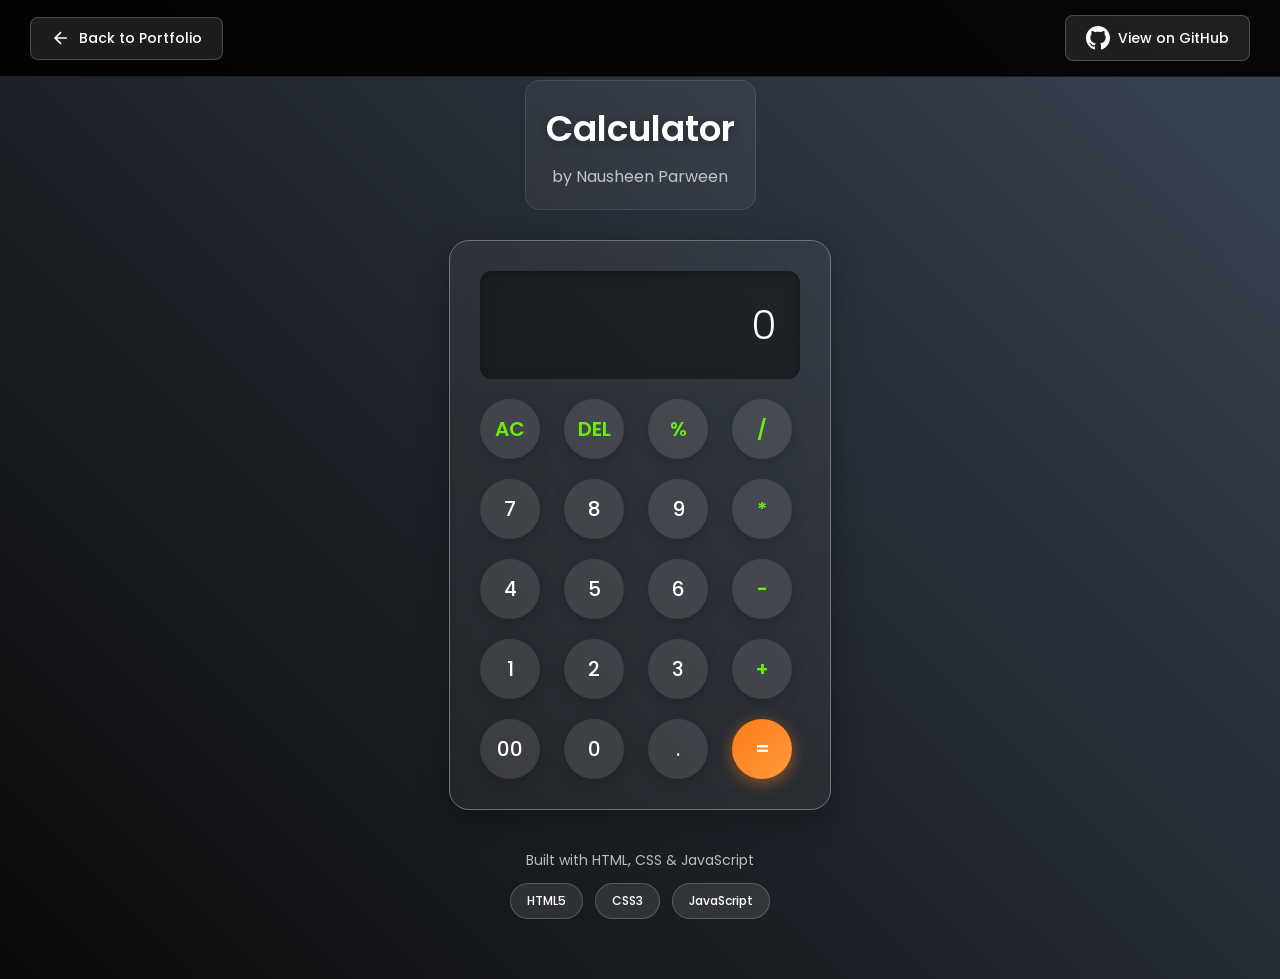
<file: projects/calculator/index.html>
<!DOCTYPE html>
<html lang="en">
  <head>
    <meta charset="UTF-8" />
    <meta http-equiv="X-UA-Compatible" content="IE=edge" />
    <meta name="viewport" content="width=device-width, initial-scale=1.0" />
    <title>Calculator | Nausheen Parween</title>
    <meta name="description" content="A modern, responsive calculator built with HTML, CSS, and JavaScript by Nausheen Parween" />
    
    <!-- Favicon -->
    <link rel="icon" type="image/x-icon" href="../../assets/profile-pic.ico" />
    
    <link rel="stylesheet" href="style.css" />
  </head>
  <body>
    <!-- Navigation Header -->
    <nav class="project-nav">
      <a href="../../index.html" class="back-button">
        <svg width="20" height="20" viewBox="0 0 24 24" fill="none" stroke="currentColor" stroke-width="2">
          <path d="M19 12H5M12 19l-7-7 7-7"/>
        </svg>
        Back to Portfolio
      </a>
      
      <a href="https://github.com/TheNausheenParween" target="_blank" class="github-link">
        <svg width="24" height="24" viewBox="0 0 24 24" fill="currentColor">
          <path d="M12 0c-6.626 0-12 5.373-12 12 0 5.302 3.438 9.8 8.207 11.387.599.111.793-.261.793-.577v-2.234c-3.338.726-4.033-1.416-4.033-1.416-.546-1.387-1.333-1.756-1.333-1.756-1.089-.745.083-.729.083-.729 1.205.084 1.839 1.237 1.839 1.237 1.07 1.834 2.807 1.304 3.492.997.107-.775.418-1.305.762-1.604-2.665-.305-5.467-1.334-5.467-5.931 0-1.311.469-2.381 1.236-3.221-.124-.303-.535-1.524.117-3.176 0 0 1.008-.322 3.301 1.23.957-.266 1.983-.399 3.003-.404 1.02.005 2.047.138 3.006.404 2.291-1.552 3.297-1.23 3.297-1.23.653 1.653.242 2.874.118 3.176.77.84 1.235 1.911 1.235 3.221 0 4.609-2.807 5.624-5.479 5.921.43.372.823 1.102.823 2.222v3.293c0 .319.192.694.801.576 4.765-1.589 8.199-6.086 8.199-11.386 0-6.627-5.373-12-12-12z"/>
        </svg>
        View on GitHub
      </a>
    </nav>

    <!-- Project Header -->
    <div class="project-header">
      <h1>Calculator</h1>
      <p>by Nausheen Parween</p>
    </div>

    <!-- Calculator Container -->
    <div class="container">
      <div class="calculator">
        <input type="text" id="inputBox" placeholder="0" readonly />
        
        <div>
          <button class="button operator">AC</button>
          <button class="button operator">DEL</button>
          <button class="button operator">%</button>
          <button class="button operator">/</button>
        </div>
        <div>
          <button class="button">7</button>
          <button class="button">8</button>
          <button class="button">9</button>
          <button class="button operator">*</button>
        </div>
        <div>
          <button class="button">4</button>
          <button class="button">5</button>
          <button class="button">6</button>
          <button class="button operator">-</button>
        </div>
        <div>
          <button class="button">1</button>
          <button class="button">2</button>
          <button class="button">3</button>
          <button class="button operator">+</button>
        </div>
        <div>
          <button class="button">00</button>
          <button class="button">0</button>
          <button class="button">.</button>
          <button class="button equalBtn">=</button>
        </div>
      </div>
      
      <!-- Project Info Footer -->
      <div class="project-info">
        <p>Built with HTML, CSS & JavaScript</p>
        <div class="tech-stack">
          <span class="tech-badge">HTML5</span>
          <span class="tech-badge">CSS3</span>
          <span class="tech-badge">JavaScript</span>
        </div>
      </div>
    </div>

    <script src="script.js"></script>
  </body>
</html>
</file>
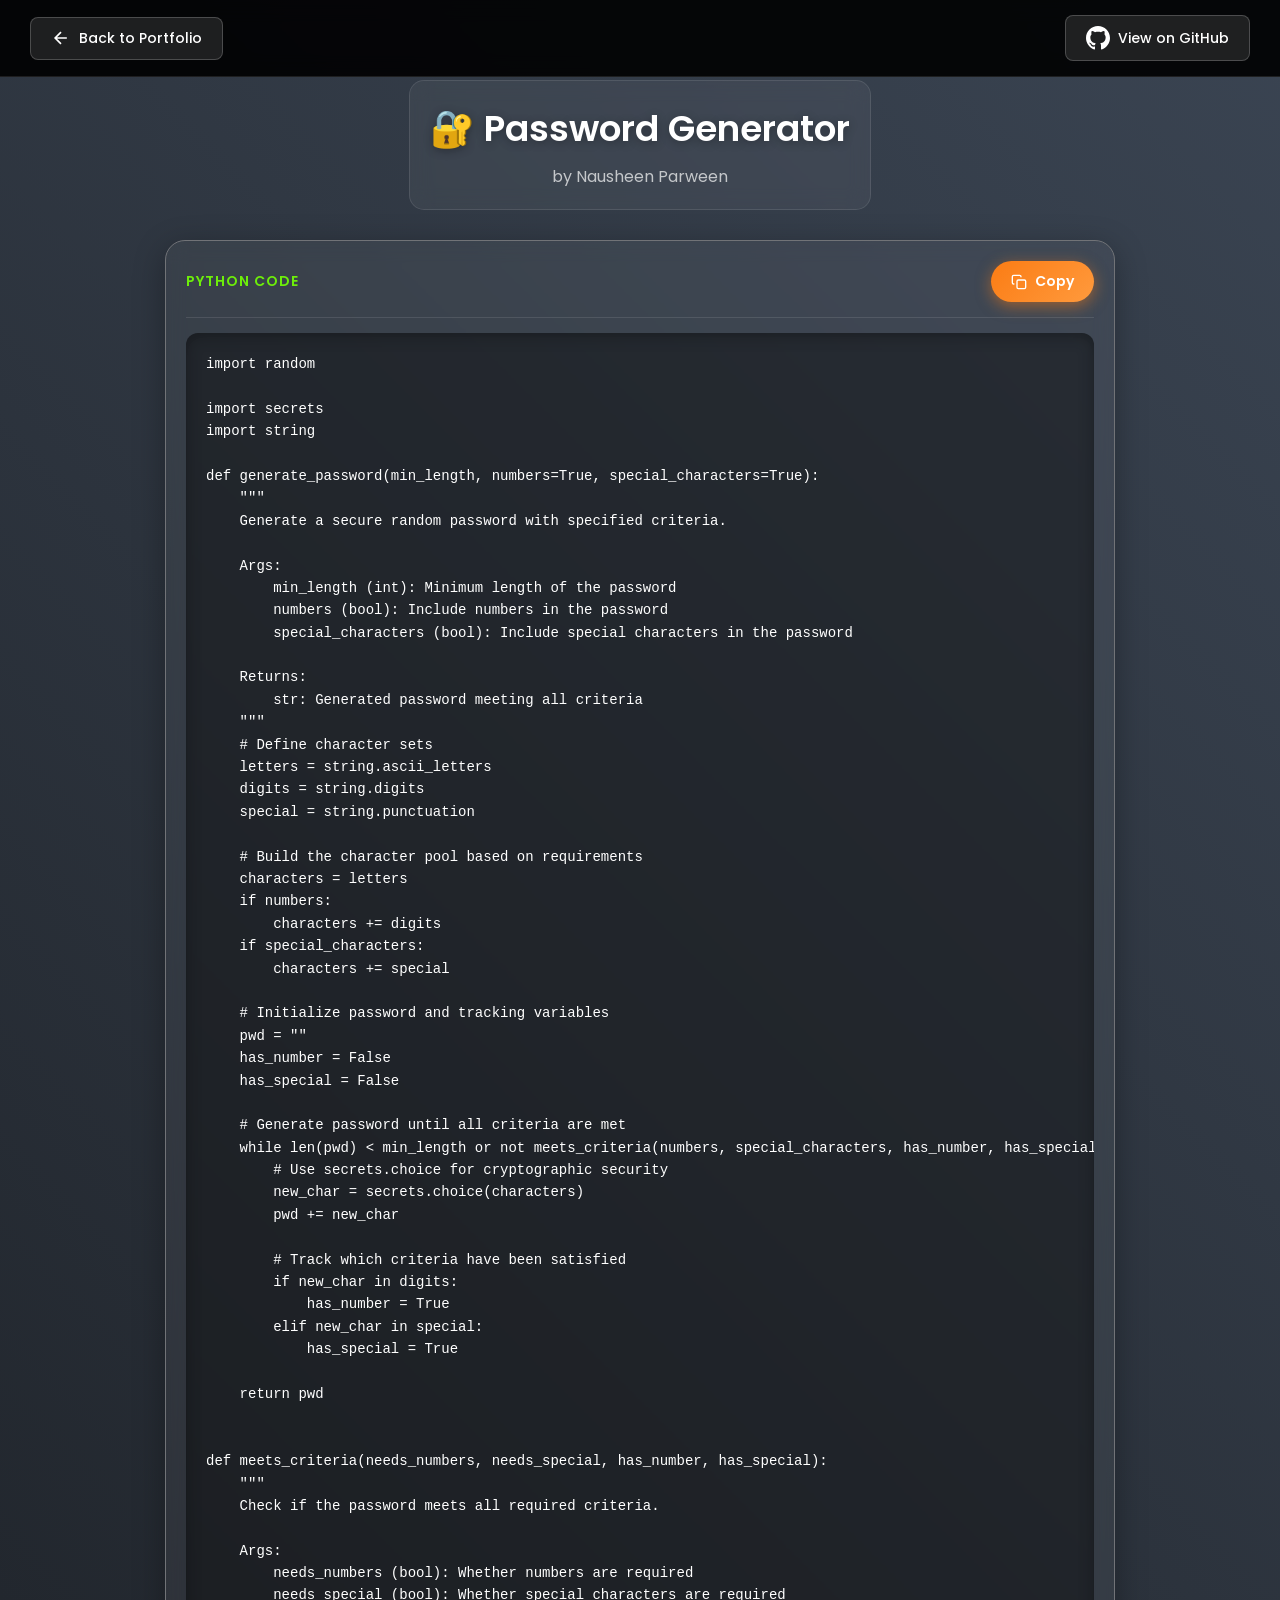
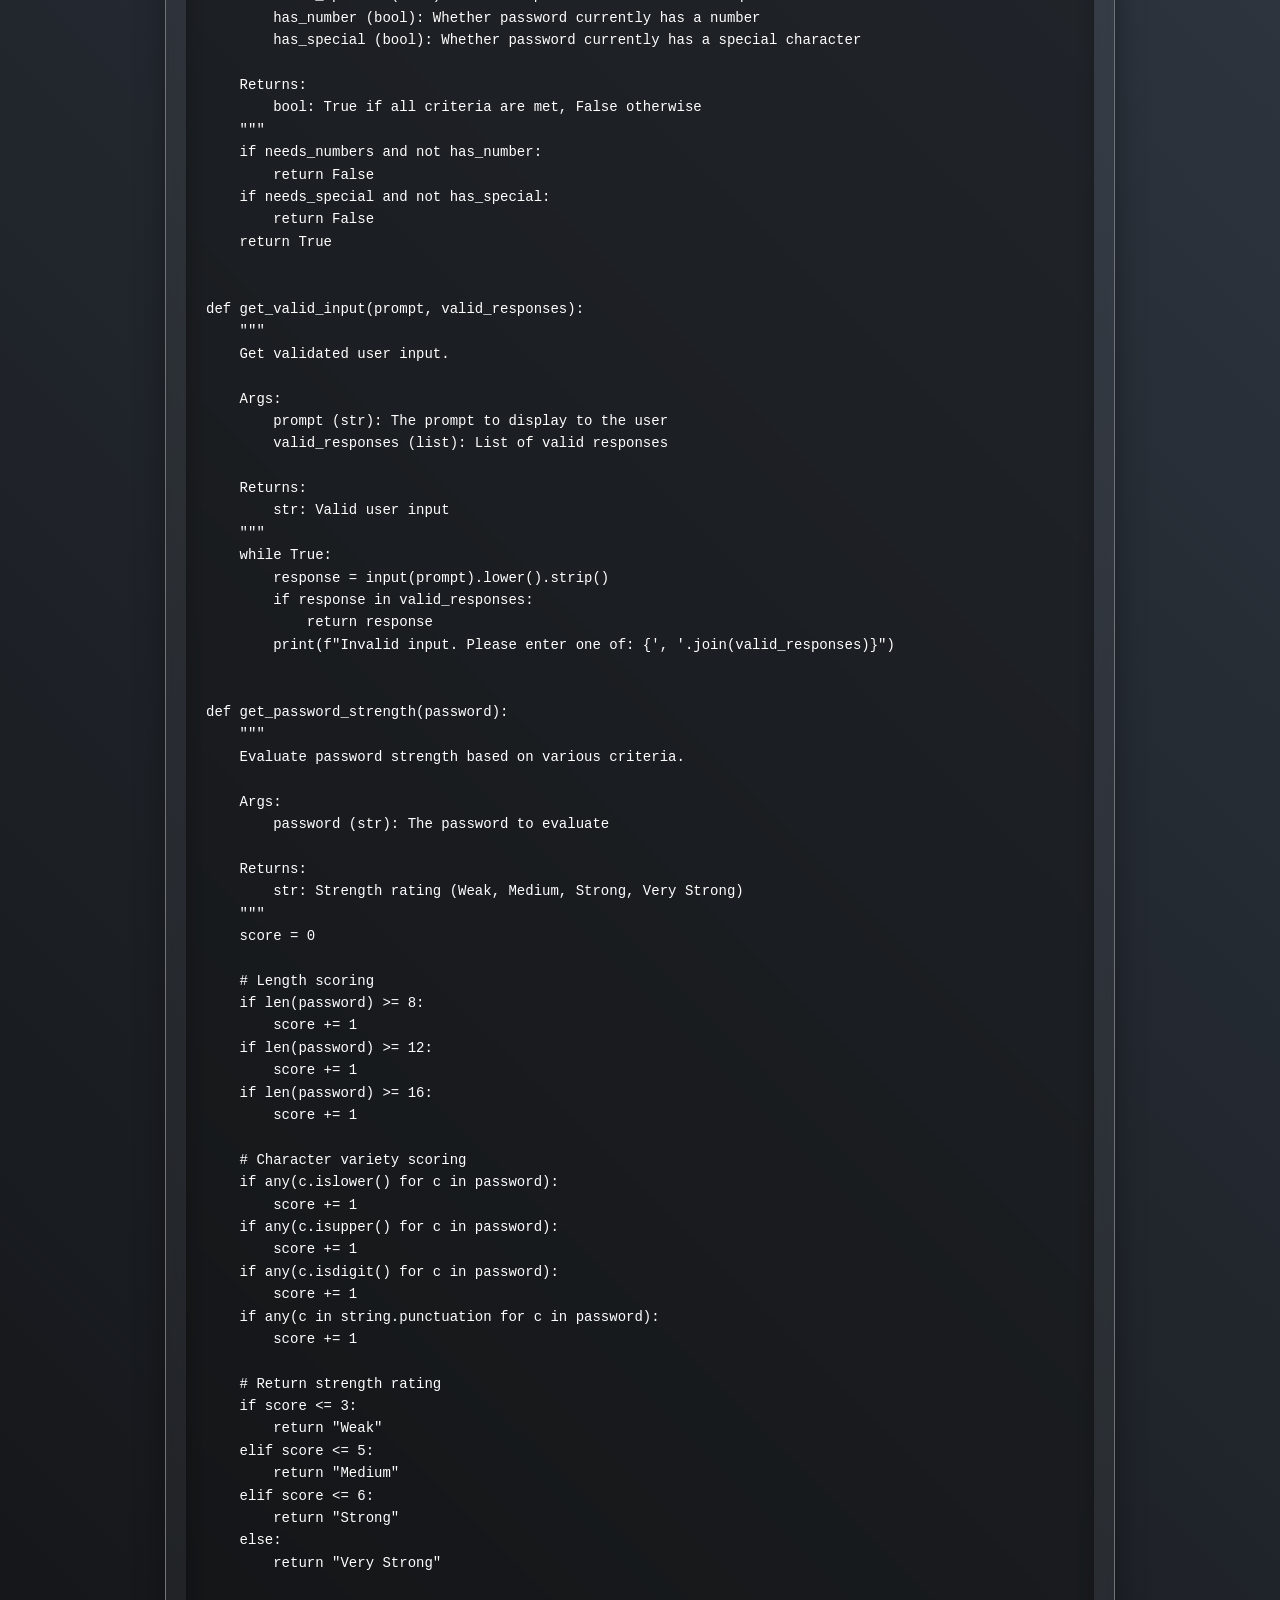
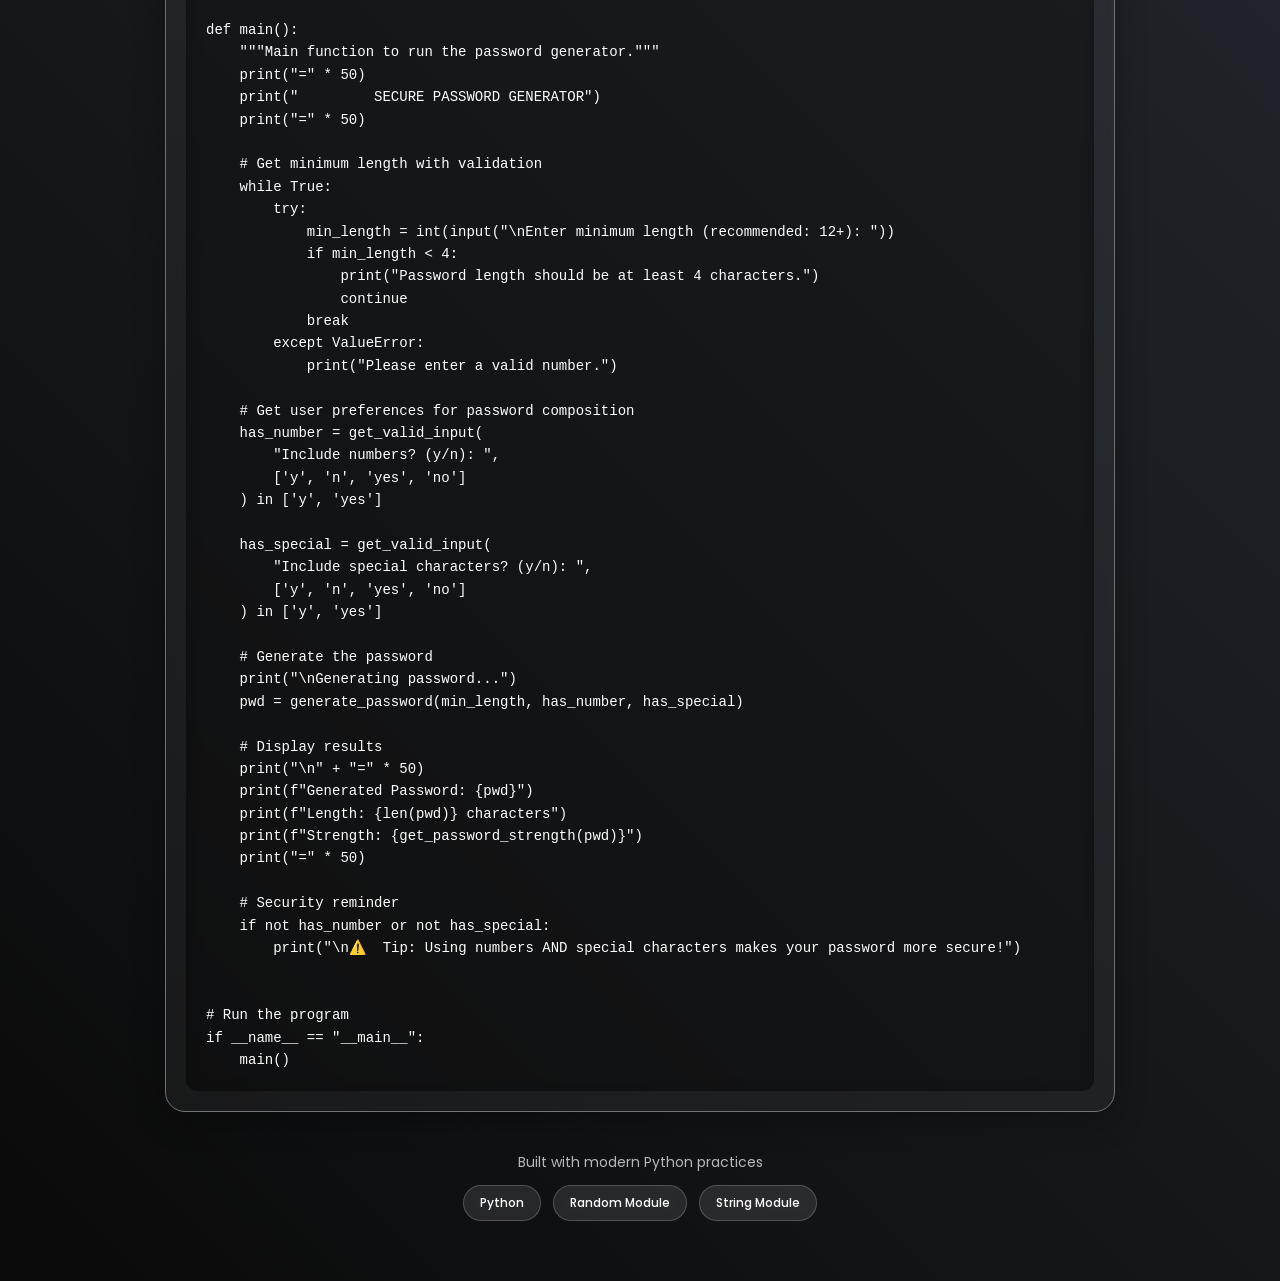
<file: projects/pythonPasswordGenerator/index.html>
<!DOCTYPE html>
<html lang="en">
<head>
    <meta charset="UTF-8">
    <meta name="viewport" content="width=device-width, initial-scale=1.0">
    <title>Python Password Generator | Nausheen Parween</title>
    <!-- Favicon -->
    <link rel="icon" type="image/x-icon" href="../../assets/profile-pic.ico" />
    <link rel="stylesheet" href="style.css">
</head>
<body>
    <!-- Navigation Header -->
    <nav class="project-nav">
      <a href="../../index.html" class="back-button">
        <svg width="20" height="20" viewBox="0 0 24 24" fill="none" stroke="currentColor" stroke-width="2">
          <path d="M19 12H5M12 19l-7-7 7-7"/>
        </svg>
        <span>Back to Portfolio</span>
      </a>
      
      <a href="https://github.com/TheNausheenParween/PythonPasswordGenerator" target="_blank" class="github-link">
        <svg width="24" height="24" viewBox="0 0 24 24" fill="currentColor">
          <path d="M12 0c-6.626 0-12 5.373-12 12 0 5.302 3.438 9.8 8.207 11.387.599.111.793-.261.793-.577v-2.234c-3.338.726-4.033-1.416-4.033-1.416-.546-1.387-1.333-1.756-1.333-1.756-1.089-.745.083-.729.083-.729 1.205.084 1.839 1.237 1.839 1.237 1.07 1.834 2.807 1.304 3.492.997.107-.775.418-1.305.762-1.604-2.665-.305-5.467-1.334-5.467-5.931 0-1.311.469-2.381 1.236-3.221-.124-.303-.535-1.524.117-3.176 0 0 1.008-.322 3.301 1.23.957-.266 1.983-.399 3.003-.404 1.02.005 2.047.138 3.006.404 2.291-1.552 3.297-1.23 3.297-1.23.653 1.653.242 2.874.118 3.176.77.84 1.235 1.911 1.235 3.221 0 4.609-2.807 5.624-5.479 5.921.43.372.823 1.102.823 2.222v3.293c0 .319.192.694.801.576 4.765-1.589 8.199-6.086 8.199-11.386 0-6.627-5.373-12-12-12z"/>
        </svg>
        <span>View on GitHub</span>
      </a>
    </nav>

    <!-- Project Header -->
    <div class="project-header">
      <h1>🔐 Password Generator</h1>
      <p>by Nausheen Parween</p>
    </div>

    <!-- Main Container -->
    <div class="container">
        <div class="code-container">
            <div class="code-header">
                <span class="code-label">Python Code</span>
                <button class="copy-button" onclick="copyCode()">
                    <svg width="16" height="16" viewBox="0 0 24 24" fill="none" stroke="currentColor" stroke-width="2">
                        <rect x="9" y="9" width="13" height="13" rx="2" ry="2"></rect>
                        <path d="M5 15H4a2 2 0 0 1-2-2V4a2 2 0 0 1 2-2h9a2 2 0 0 1 2 2v1"></path>
                    </svg>
                    <span>Copy</span>
                </button>
            </div>
            <div class="copied-message" id="copiedMsg">
                <svg width="16" height="16" viewBox="0 0 24 24" fill="none" stroke="currentColor" stroke-width="2">
                    <polyline points="20 6 9 17 4 12"></polyline>
                </svg>
                Copied!
            </div>
            <pre><code id="codeSnippet">import random
<!-- import string

def generate_password(length=12):
    characters = string.ascii_letters + string.digits + string.punctuation
    password = ''.join(random.choice(characters) for _ in range(length))
    return password

# Generate a password
password = generate_password(16)
print(f"Generated Password: {password}") -->
import secrets
import string

def generate_password(min_length, numbers=True, special_characters=True):
    """
    Generate a secure random password with specified criteria.
    
    Args:
        min_length (int): Minimum length of the password
        numbers (bool): Include numbers in the password
        special_characters (bool): Include special characters in the password
    
    Returns:
        str: Generated password meeting all criteria
    """
    # Define character sets
    letters = string.ascii_letters
    digits = string.digits
    special = string.punctuation

    # Build the character pool based on requirements
    characters = letters
    if numbers:
        characters += digits
    if special_characters:
        characters += special

    # Initialize password and tracking variables
    pwd = ""
    has_number = False
    has_special = False

    # Generate password until all criteria are met
    while len(pwd) < min_length or not meets_criteria(numbers, special_characters, has_number, has_special):
        # Use secrets.choice for cryptographic security
        new_char = secrets.choice(characters)
        pwd += new_char
        
        # Track which criteria have been satisfied
        if new_char in digits:
            has_number = True
        elif new_char in special:
            has_special = True

    return pwd


def meets_criteria(needs_numbers, needs_special, has_number, has_special):
    """
    Check if the password meets all required criteria.
    
    Args:
        needs_numbers (bool): Whether numbers are required
        needs_special (bool): Whether special characters are required
        has_number (bool): Whether password currently has a number
        has_special (bool): Whether password currently has a special character
    
    Returns:
        bool: True if all criteria are met, False otherwise
    """
    if needs_numbers and not has_number:
        return False
    if needs_special and not has_special:
        return False
    return True


def get_valid_input(prompt, valid_responses):
    """
    Get validated user input.
    
    Args:
        prompt (str): The prompt to display to the user
        valid_responses (list): List of valid responses
    
    Returns:
        str: Valid user input
    """
    while True:
        response = input(prompt).lower().strip()
        if response in valid_responses:
            return response
        print(f"Invalid input. Please enter one of: {', '.join(valid_responses)}")


def get_password_strength(password):
    """
    Evaluate password strength based on various criteria.
    
    Args:
        password (str): The password to evaluate
    
    Returns:
        str: Strength rating (Weak, Medium, Strong, Very Strong)
    """
    score = 0
    
    # Length scoring
    if len(password) >= 8:
        score += 1
    if len(password) >= 12:
        score += 1
    if len(password) >= 16:
        score += 1
    
    # Character variety scoring
    if any(c.islower() for c in password):
        score += 1
    if any(c.isupper() for c in password):
        score += 1
    if any(c.isdigit() for c in password):
        score += 1
    if any(c in string.punctuation for c in password):
        score += 1
    
    # Return strength rating
    if score <= 3:
        return "Weak"
    elif score <= 5:
        return "Medium"
    elif score <= 6:
        return "Strong"
    else:
        return "Very Strong"


def main():
    """Main function to run the password generator."""
    print("=" * 50)
    print("         SECURE PASSWORD GENERATOR")
    print("=" * 50)
    
    # Get minimum length with validation
    while True:
        try:
            min_length = int(input("\nEnter minimum length (recommended: 12+): "))
            if min_length < 4:
                print("Password length should be at least 4 characters.")
                continue
            break
        except ValueError:
            print("Please enter a valid number.")
    
    # Get user preferences for password composition
    has_number = get_valid_input(
        "Include numbers? (y/n): ", 
        ['y', 'n', 'yes', 'no']
    ) in ['y', 'yes']
    
    has_special = get_valid_input(
        "Include special characters? (y/n): ", 
        ['y', 'n', 'yes', 'no']
    ) in ['y', 'yes']
    
    # Generate the password
    print("\nGenerating password...")
    pwd = generate_password(min_length, has_number, has_special)
    
    # Display results
    print("\n" + "=" * 50)
    print(f"Generated Password: {pwd}")
    print(f"Length: {len(pwd)} characters")
    print(f"Strength: {get_password_strength(pwd)}")
    print("=" * 50)
    
    # Security reminder
    if not has_number or not has_special:
        print("\n⚠️  Tip: Using numbers AND special characters makes your password more secure!")


# Run the program
if __name__ == "__main__":
    main()
</code></pre>
        </div>

        <!-- Project Info Footer -->
        <div class="project-info">
            <p>Built with modern Python practices</p>
            <div class="tech-stack">
                <span class="tech-badge">Python</span>
                <span class="tech-badge">Random Module</span>
                <span class="tech-badge">String Module</span>
            </div>
        </div>
    </div>

    <script>
        function copyCode() {
            const code = document.getElementById('codeSnippet').textContent;
            navigator.clipboard.writeText(code).then(() => {
                const message = document.getElementById('copiedMsg');
                message.style.display = 'flex';
                setTimeout(() => {
                    message.style.display = 'none';
                }, 1500);
            }).catch(err => {
                console.error('Failed to copy text: ', err);
                alert('Failed to copy code.');
            });
        }
    </script>
</body>
</html>
</file>
<file: projects/calculator/style.css>
@import url('https://fonts.googleapis.com/css2?family=Poppins:wght@300;400;500;600&display=swap');

* {
    margin: 0;
    padding: 0;
    box-sizing: border-box;
    font-family: 'Poppins', sans-serif;
}

body {
    width: 100%;
    min-height: 100vh;
    display: flex;
    flex-direction: column;
    align-items: center;
    background: linear-gradient(45deg, #0a0a0a, #3a4452);
    padding-top: 80px;
    padding-bottom: 40px;
}

/* Navigation Bar */
.project-nav {
    position: fixed;
    top: 0;
    left: 0;
    right: 0;
    display: flex;
    justify-content: space-between;
    align-items: center;
    padding: 15px 30px;
    background: rgba(0, 0, 0, 0.9);
    backdrop-filter: blur(10px);
    border-bottom: 1px solid rgba(255, 255, 255, 0.1);
    z-index: 1000;
}

.back-button,
.github-link {
    display: flex;
    align-items: center;
    gap: 8px;
    padding: 10px 20px;
    background: rgba(255, 255, 255, 0.1);
    color: #ffffff;
    text-decoration: none;
    border-radius: 8px;
    font-size: 14px;
    font-weight: 500;
    border: 1px solid rgba(255, 255, 255, 0.2);
    transition: all 0.3s ease;
}

.back-button:hover {
    background: rgba(255, 255, 255, 0.2);
    transform: translateX(-5px);
    box-shadow: 0 5px 15px rgba(0, 0, 0, 0.3);
}

.github-link:hover {
    background: rgba(255, 255, 255, 0.2);
    transform: translateY(-2px);
    box-shadow: 0 5px 15px rgba(0, 0, 0, 0.3);
}

.back-button svg {
    transition: transform 0.3s ease;
}

.back-button:hover svg {
    transform: translateX(-3px);
}

/* Project Header */
.project-header {
    text-align: center;
    margin-bottom: 30px;
    padding: 20px;
    background: rgba(255, 255, 255, 0.05);
    border-radius: 15px;
    border: 1px solid rgba(255, 255, 255, 0.1);
    backdrop-filter: blur(10px);
    animation: fadeInDown 0.6s ease;
}

.project-header h1 {
    color: #ffffff;
    font-size: 36px;
    font-weight: 600;
    margin-bottom: 8px;
    text-shadow: 0 2px 10px rgba(0, 0, 0, 0.3);
}

.project-header p {
    color: rgba(255, 255, 255, 0.7);
    font-size: 16px;
    font-weight: 400;
}

/* Container */
.container {
    display: flex;
    flex-direction: column;
    align-items: center;
    gap: 20px;
    padding: 0 20px;
}

/* Calculator */
.calculator {
    border: 1px solid #717377;
    padding: 20px;
    border-radius: 20px;
    background: rgba(255, 255, 255, 0.05);
    backdrop-filter: blur(10px);
    box-shadow: 0 8px 32px rgba(0, 0, 0, 0.3);
    animation: fadeInUp 0.6s ease;
}

/* Input Display */
input {
    width: 320px;
    border: none;
    padding: 24px;
    margin: 10px;
    background: rgba(0, 0, 0, 0.4);
    box-shadow: inset 0px 3px 15px rgba(0, 0, 0, 0.3);
    font-size: 40px;
    text-align: right;
    cursor: default;
    color: #ffffff;
    border-radius: 12px;
    transition: all 0.3s ease;
    font-weight: 300;
}

input:focus {
    outline: none;
    box-shadow: inset 0px 3px 15px rgba(0, 0, 0, 0.5), 0 0 0 2px rgba(251, 124, 20, 0.3);
}

input::placeholder {
    color: rgba(255, 255, 255, 0.4);
}

/* Buttons */
button {
    border: none;
    width: 60px;
    height: 60px;
    margin: 10px;
    border-radius: 50%;
    background: rgba(255, 255, 255, 0.1);
    color: #ffffff;
    font-size: 20px;
    box-shadow: 0 4px 15px rgba(0, 0, 0, 0.2);
    cursor: pointer;
    transition: all 0.2s ease;
    font-weight: 500;
    position: relative;
    overflow: hidden;
}

button::before {
    content: '';
    position: absolute;
    top: 50%;
    left: 50%;
    width: 0;
    height: 0;
    border-radius: 50%;
    background: rgba(255, 255, 255, 0.3);
    transform: translate(-50%, -50%);
    transition: width 0.3s ease, height 0.3s ease;
}

button:hover::before {
    width: 100%;
    height: 100%;
}

button:hover {
    background: rgba(255, 255, 255, 0.2);
    transform: translateY(-2px);
    box-shadow: 0 6px 20px rgba(0, 0, 0, 0.3);
}

button:active {
    transform: translateY(0) scale(0.95);
    box-shadow: 0 2px 10px rgba(0, 0, 0, 0.2);
}

/* Equal Button */
.equalBtn {
    background: linear-gradient(135deg, #fb7c14, #ff9a3d);
    box-shadow: 0 4px 15px rgba(251, 124, 20, 0.5);
    font-weight: 600;
}

.equalBtn:hover {
    background: linear-gradient(135deg, #ff9a3d, #ffb366);
    box-shadow: 0 6px 20px rgba(251, 124, 20, 0.7);
}

.equalBtn::before {
    background: rgba(255, 255, 255, 0.2);
}

/* Operator Buttons */
.operator {
    color: #6dee0a;
    font-weight: 600;
}

/* Project Info Footer */
.project-info {
    text-align: center;
    color: #ffffff;
    animation: fadeIn 0.8s ease;
    padding: 20px;
}

.project-info p {
    font-size: 14px;
    margin-bottom: 12px;
    color: rgba(255, 255, 255, 0.7);
    font-weight: 400;
}

.tech-stack {
    display: flex;
    gap: 12px;
    justify-content: center;
    flex-wrap: wrap;
}

.tech-badge {
    padding: 8px 16px;
    background: rgba(255, 255, 255, 0.1);
    border: 1px solid rgba(255, 255, 255, 0.2);
    border-radius: 20px;
    font-size: 12px;
    font-weight: 500;
    color: #ffffff;
    backdrop-filter: blur(5px);
    transition: all 0.3s ease;
}

.tech-badge:hover {
    background: rgba(255, 255, 255, 0.2);
    transform: translateY(-2px);
}

/* Animations */
@keyframes fadeInDown {
    from {
        opacity: 0;
        transform: translateY(-30px);
    }
    to {
        opacity: 1;
        transform: translateY(0);
    }
}

@keyframes fadeInUp {
    from {
        opacity: 0;
        transform: translateY(30px);
    }
    to {
        opacity: 1;
        transform: translateY(0);
    }
}

@keyframes fadeIn {
    from {
        opacity: 0;
    }
    to {
        opacity: 1;
    }
}

/* Responsive Design */
@media screen and (max-width: 768px) {
    body {
        padding-top: 70px;
    }

    .project-nav {
        padding: 12px 20px;
    }

    .back-button,
    .github-link {
        padding: 8px 15px;
        font-size: 13px;
    }

    .github-link span {
        display: none;
    }

    .project-header h1 {
        font-size: 28px;
    }

    .project-header p {
        font-size: 14px;
    }
}

@media screen and (max-width: 600px) {
    body {
        padding-top: 70px;
    }

    .project-nav {
        padding: 10px 15px;
    }

    .back-button,
    .github-link {
        padding: 8px 12px;
        font-size: 12px;
        gap: 5px;
    }

    .back-button span,
    .github-link span {
        display: none;
    }

    .project-header {
        margin-bottom: 20px;
        padding: 15px;
    }

    .project-header h1 {
        font-size: 24px;
    }

    .project-header p {
        font-size: 12px;
    }

    input {
        width: 280px;
        padding: 20px;
        font-size: 32px;
    }

    button {
        width: 50px;
        height: 50px;
        margin: 8px;
        font-size: 18px;
    }

    .calculator {
        padding: 15px;
    }
}

@media screen and (max-width: 400px) {
    .project-header h1 {
        font-size: 20px;
    }

    input {
        width: 240px;
        font-size: 28px;
        padding: 18px;
    }

    button {
        width: 45px;
        height: 45px;
        margin: 6px;
        font-size: 16px;
    }

    .calculator {
        padding: 12px;
    }
}
</file>
<file: projects/pythonPasswordGenerator/style.css>
@import url('https://fonts.googleapis.com/css2?family=Poppins:wght@300;400;500;600&display=swap');

* {
    margin: 0;
    padding: 0;
    box-sizing: border-box;
    font-family: 'Poppins', sans-serif;
}

body {
    width: 100%;
    min-height: 100vh;
    display: flex;
    flex-direction: column;
    align-items: center;
    background: linear-gradient(45deg, #0a0a0a, #3a4452);
    padding-top: 80px;
    padding-bottom: 40px;
}

/* Navigation Bar */
.project-nav {
    position: fixed;
    top: 0;
    left: 0;
    right: 0;
    display: flex;
    justify-content: space-between;
    align-items: center;
    padding: 15px 30px;
    background: rgba(0, 0, 0, 0.9);
    backdrop-filter: blur(10px);
    border-bottom: 1px solid rgba(255, 255, 255, 0.1);
    z-index: 1000;
}

.back-button,
.github-link {
    display: flex;
    align-items: center;
    gap: 8px;
    padding: 10px 20px;
    background: rgba(255, 255, 255, 0.1);
    color: #ffffff;
    text-decoration: none;
    border-radius: 8px;
    font-size: 14px;
    font-weight: 500;
    border: 1px solid rgba(255, 255, 255, 0.2);
    transition: all 0.3s ease;
}

.back-button:hover {
    background: rgba(255, 255, 255, 0.2);
    transform: translateX(-5px);
    box-shadow: 0 5px 15px rgba(0, 0, 0, 0.3);
}

.github-link:hover {
    background: rgba(255, 255, 255, 0.2);
    transform: translateY(-2px);
    box-shadow: 0 5px 15px rgba(0, 0, 0, 0.3);
}

.back-button svg {
    transition: transform 0.3s ease;
}

.back-button:hover svg {
    transform: translateX(-3px);
}

/* Project Header */
.project-header {
    text-align: center;
    margin-bottom: 30px;
    padding: 20px;
    background: rgba(255, 255, 255, 0.05);
    border-radius: 15px;
    border: 1px solid rgba(255, 255, 255, 0.1);
    backdrop-filter: blur(10px);
    animation: fadeInDown 0.6s ease;
}

.project-header h1 {
    color: #ffffff;
    font-size: 36px;
    font-weight: 600;
    margin-bottom: 8px;
    text-shadow: 0 2px 10px rgba(0, 0, 0, 0.3);
}

.project-header p {
    color: rgba(255, 255, 255, 0.7);
    font-size: 16px;
    font-weight: 400;
}

/* Container */
.container {
    display: flex;
    flex-direction: column;
    align-items: center;
    gap: 20px;
    padding: 0 20px;
    width: 100%;
    max-width: 1150px;
}

/* Code Container - Similar to Calculator */
.code-container {
    position: relative;
    width: 100%;
    max-width: 950px;
    border: 1px solid #717377;
    padding: 20px;
    border-radius: 20px;
    background: rgba(255, 255, 255, 0.05);
    backdrop-filter: blur(10px);
    box-shadow: 0 8px 32px rgba(0, 0, 0, 0.3);
    animation: fadeInUp 0.6s ease;
}

.code-header {
    display: flex;
    justify-content: space-between;
    align-items: center;
    margin-bottom: 15px;
    padding-bottom: 15px;
    border-bottom: 1px solid rgba(255, 255, 255, 0.1);
}

.code-label {
    color: #6dee0a;
    font-size: 14px;
    font-weight: 600;
    text-transform: uppercase;
    letter-spacing: 1px;
}

/* Code Display - Similar to Input */
pre {
    width: 100%;
    border: none;
    padding: 20px;
    background: rgba(0, 0, 0, 0.4);
    box-shadow: inset 0px 3px 15px rgba(0, 0, 0, 0.3);
    border-radius: 12px;
    overflow-x: auto;
}

pre code {
    display: block;
    white-space: pre;
    color: #ffffff;
    font-family: 'Courier New', monospace;
    font-size: 14px;
    line-height: 1.6;
    font-weight: 400;
}

/* Copy Button - Similar to Equal Button */
.copy-button {
    display: flex;
    align-items: center;
    gap: 8px;
    border: none;
    padding: 10px 20px;
    border-radius: 25px;
    background: linear-gradient(135deg, #fb7c14, #ff9a3d);
    color: #ffffff;
    font-size: 14px;
    font-weight: 600;
    box-shadow: 0 4px 15px rgba(251, 124, 20, 0.5);
    cursor: pointer;
    transition: all 0.2s ease;
    position: relative;
    overflow: hidden;
}

.copy-button::before {
    content: '';
    position: absolute;
    top: 50%;
    left: 50%;
    width: 0;
    height: 0;
    border-radius: 50%;
    background: rgba(255, 255, 255, 0.2);
    transform: translate(-50%, -50%);
    transition: width 0.3s ease, height 0.3s ease;
}

.copy-button:hover::before {
    width: 200%;
    height: 200%;
}

.copy-button:hover {
    background: linear-gradient(135deg, #ff9a3d, #ffb366);
    box-shadow: 0 6px 20px rgba(251, 124, 20, 0.7);
    transform: translateY(-2px);
}

.copy-button:active {
    transform: translateY(0) scale(0.95);
    box-shadow: 0 2px 10px rgba(251, 124, 20, 0.4);
}

/* Copied Message */
.copied-message {
    position: absolute;
    top: 20px;
    right: 120px;
    display: none;
    align-items: center;
    gap: 6px;
    background: linear-gradient(135deg, #28a745, #34ce57);
    color: white;
    padding: 8px 16px;
    border-radius: 20px;
    font-size: 13px;
    font-weight: 500;
    box-shadow: 0 4px 15px rgba(40, 167, 69, 0.5);
    animation: fadeIn 0.3s ease;
    z-index: 10;
}

/* Project Info Footer */
.project-info {
    text-align: center;
    color: #ffffff;
    animation: fadeIn 0.8s ease;
    padding: 20px;
}

.project-info p {
    font-size: 14px;
    margin-bottom: 12px;
    color: rgba(255, 255, 255, 0.7);
    font-weight: 400;
}

.tech-stack {
    display: flex;
    gap: 12px;
    justify-content: center;
    flex-wrap: wrap;
}

.tech-badge {
    padding: 8px 16px;
    background: rgba(255, 255, 255, 0.1);
    border: 1px solid rgba(255, 255, 255, 0.2);
    border-radius: 20px;
    font-size: 12px;
    font-weight: 500;
    color: #ffffff;
    backdrop-filter: blur(5px);
    transition: all 0.3s ease;
}

.tech-badge:hover {
    background: rgba(255, 255, 255, 0.2);
    transform: translateY(-2px);
    box-shadow: 0 5px 15px rgba(0, 0, 0, 0.2);
}

/* Animations */
@keyframes fadeInDown {
    from {
        opacity: 0;
        transform: translateY(-30px);
    }
    to {
        opacity: 1;
        transform: translateY(0);
    }
}

@keyframes fadeInUp {
    from {
        opacity: 0;
        transform: translateY(30px);
    }
    to {
        opacity: 1;
        transform: translateY(0);
    }
}

@keyframes fadeIn {
    from {
        opacity: 0;
    }
    to {
        opacity: 1;
    }
}

/* Responsive Design */
@media screen and (max-width: 768px) {
    body {
        padding-top: 70px;
    }

    .project-nav {
        padding: 12px 20px;
    }

    .back-button,
    .github-link {
        padding: 8px 15px;
        font-size: 13px;
    }

    .github-link span {
        display: none;
    }

    .project-header h1 {
        font-size: 28px;
    }

    .project-header p {
        font-size: 14px;
    }

    .code-container {
        padding: 15px;
    }

    pre code {
        font-size: 13px;
    }
}

@media screen and (max-width: 600px) {
    body {
        padding-top: 70px;
    }

    .project-nav {
        padding: 10px 15px;
    }

    .back-button,
    .github-link {
        padding: 8px 12px;
        font-size: 12px;
        gap: 5px;
    }

    .back-button span,
    .github-link span {
        display: none;
    }

    .project-header {
        margin-bottom: 20px;
        padding: 15px;
    }

    .project-header h1 {
        font-size: 24px;
    }

    .project-header p {
        font-size: 12px;
    }

    .code-container {
        padding: 15px;
        border-radius: 15px;
    }

    .code-header {
        flex-direction: column;
        gap: 10px;
        align-items: flex-start;
    }

    .copy-button {
        width: 100%;
        justify-content: center;
    }

    .copied-message {
        top: 70px;
        right: 15px;
        left: 15px;
        justify-content: center;
    }

    pre {
        padding: 15px;
    }

    pre code {
        font-size: 12px;
    }
}

@media screen and (max-width: 400px) {
    .project-header h1 {
        font-size: 20px;
    }

    .code-container {
        padding: 12px;
    }

    pre code {
        font-size: 11px;
    }

    .tech-badge {
        padding: 6px 12px;
        font-size: 11px;
    }
}
</file>
